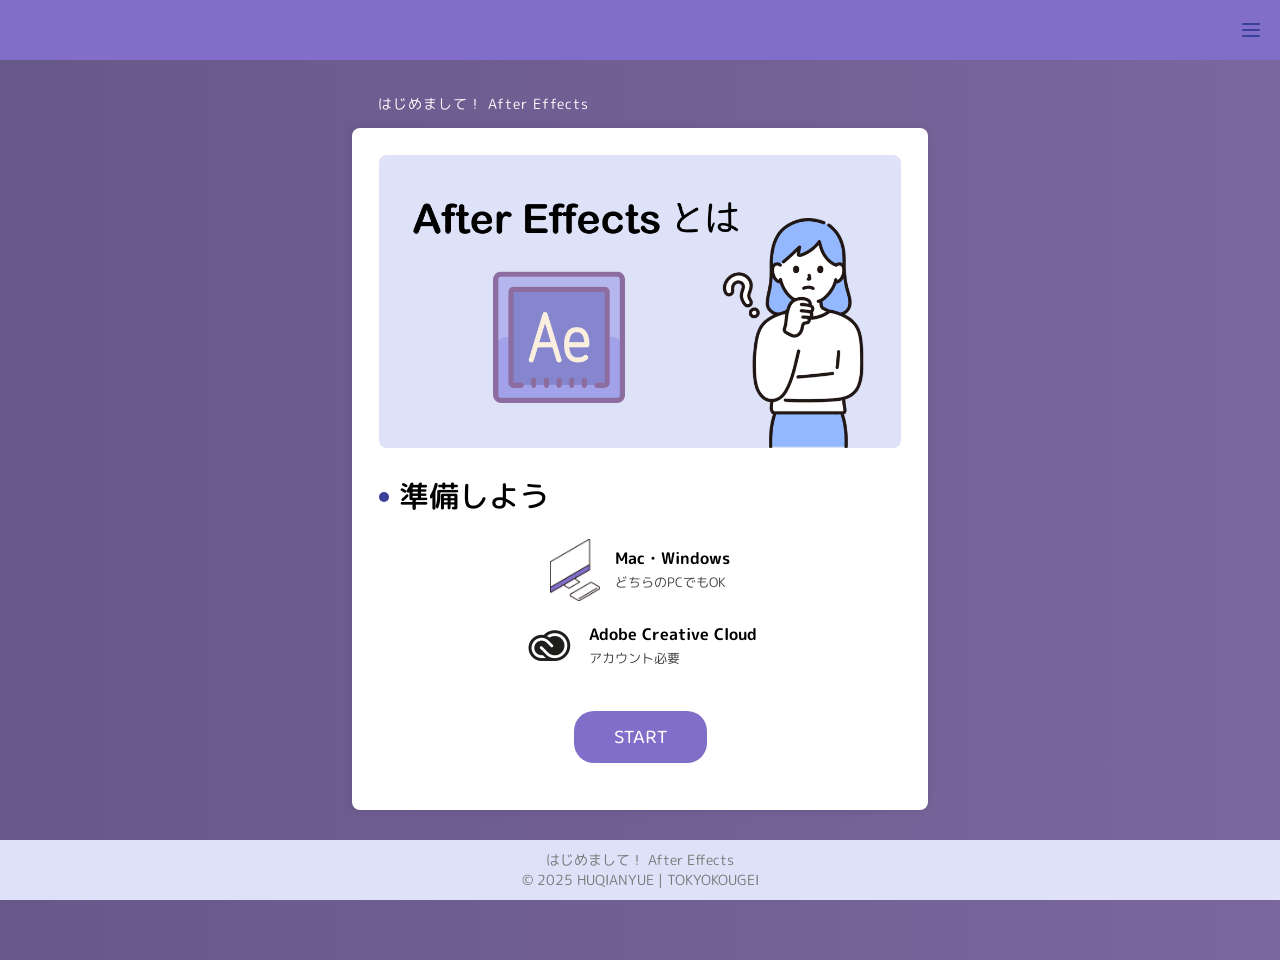
<file: index.html>
<!DOCTYPE html>
<html lang="ja">

<head>
    <meta charset="UTF-8">
    <meta name="viewport" content="width=device-width, initial-scale=1.0">
    <title>はじめまして！ After Effects</title>
    <link rel="stylesheet" href="./css/top.css" />
    <link href="https://fonts.googleapis.com/css2?family=Baloo+2&family=M+PLUS+Rounded+1c&display=swap" rel="stylesheet">
</head>

<body>

<header class="header">
  <div class="hamburger" onclick="toggleMenu()">
    <div class="rectangle-01"></div>
    <div class="rectangle-02"></div>
    <div class="rectangle-03"></div>
  </div> 
</header>

<nav class="side-menu" id="sideMenu">
  <a href="index.html">TOP</a>
  <a href="about.html">ABOUT</a>
  <a href="study.html">STUDY</a>
</nav>


<main class="main-area">

  <div class="title-text"><span class="title_span">はじめまして！ After Effects</span></div>

  <div class="white-box">
    <!-- 横幅图片 -->
    <a href="about.html" class="banner-link">
      <img src="image/banner01.png" alt="After Effectsとは" class="banner-img" />
    </a>

    <!-- 小标题 -->
    <div class="section-title">
      <span class="dot"></span>
      <span class="title">準備しよう</span>
    </div>

    <!-- 图文区块1 -->
    <div class="info-block">
      <img src="image/computer-icon.png" alt="PC icon" class="info-icon" />
      <div class="info-text">
        <p>Mac・Windows</p>
        <small>どちらのPCでもOK</small>
      </div>
    </div>

    <!-- 图文区块2 -->
    <div class="info-block">
      <img src="image/cc-icon.png" alt="Creative Cloud" class="info-icon" />
      <div class="info-text">
        <p>Adobe Creative Cloud</p>
        <small>アカウント必要</small>
      </div>
    </div>

    <!-- 按钮 -->
    <button onclick="location.href='study.html'" class="start-button">START</button>

  </div>

</main>

<footer class="site-footer">
  <p>はじめまして！ After Effects</p>
  <p>&copy; 2025 HUQIANYUE | TOKYOKOUGEI</p>
</footer>

</body>

<script>
  function toggleMenu() {
    const menu = document.getElementById("sideMenu");
    menu.classList.toggle("open");
  }
</script>

</html>
</file>
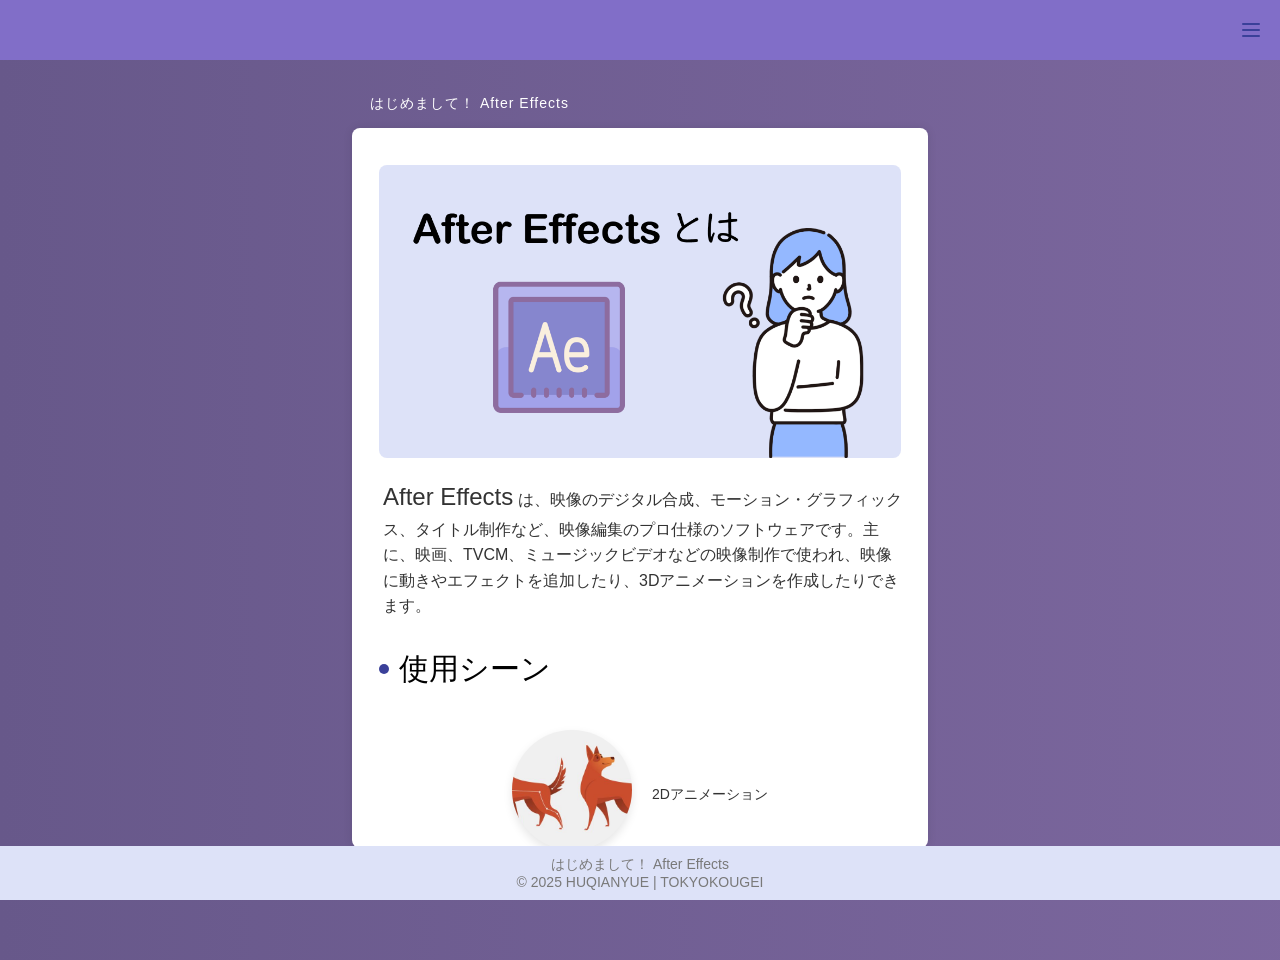
<file: 2025-guide/index.html>
<!DOCTYPE html>
<html lang="ja">

<head>
    <meta charset="UTF-8">
    <meta name="viewport" content="width=device-width, initial-scale=1.0">
    <title>はじめまして！ After Effects</title>
    <link rel="stylesheet" href="./css/about.css" />
</head>

<body>

<header class="header">
  <div class="hamburger" onclick="toggleMenu()">
    <div class="rectangle-01"></div>
    <div class="rectangle-02"></div>
    <div class="rectangle-03"></div>
  </div> 
</header>

<nav class="side-menu" id="sideMenu">
  <a href="top.html">TOP</a>
  <a href="about.html">ABOUT</a>
  <a href="study.html">STUDY</a>
</nav>


<main class="main-area">

  <div class="title-text"><span class="title_span">はじめまして！ After Effects</span></div>

  <div class="white-box">
    <!-- 横幅图片 -->
    <img src="image/banner01.png" alt="After Effectsとは" class="banner-img" />

    <p class="text">
        <span class="aftereffects_span">After Effects</span> は、映像のデジタル合成、モーション・グラフィックス、タイトル制作など、映像編集のプロ仕様のソフトウェアです。主に、映画、TVCM、ミュージックビデオなどの映像制作で使われ、映像に動きやエフェクトを追加したり、3Dアニメーションを作成したりできます。
    </p>

    <!-- 小标题 -->
    <div class="section-title">
      <span class="dot"></span>
      <span class="title">使用シーン</span>
    </div>

    <div class="category-list">

        <div class="category-item">
          <img src="image/2D.jpg" alt="2Dアニメーション">
          <p>2Dアニメーション</p>
        </div>
      
        <div class="category-item">
          <img src="image/vfx.jpg" alt="VFX・合成">
          <p>VFX・合成</p>
        </div>
      
        <div class="category-item">
          <img src="image/ui.jpg" alt="UIアニメーション">
          <p>UIアニメーション</p>
        </div>
      
        <div class="category-item">
          <img src="image/music.png" alt="音楽ビジュアライザー">
          <p>音楽<br>ビジュアライザー</p>
        </div>

    </div>

  </div>



</main>

<footer class="site-footer">
  <p>はじめまして！ After Effects</p>
  <p>&copy; 2025 HUQIANYUE | TOKYOKOUGEI</p>
</footer>


</body>

<script>
  function toggleMenu() {
    const menu = document.getElementById("sideMenu");
    menu.classList.toggle("open");
  }
</script>

</html>
</file>
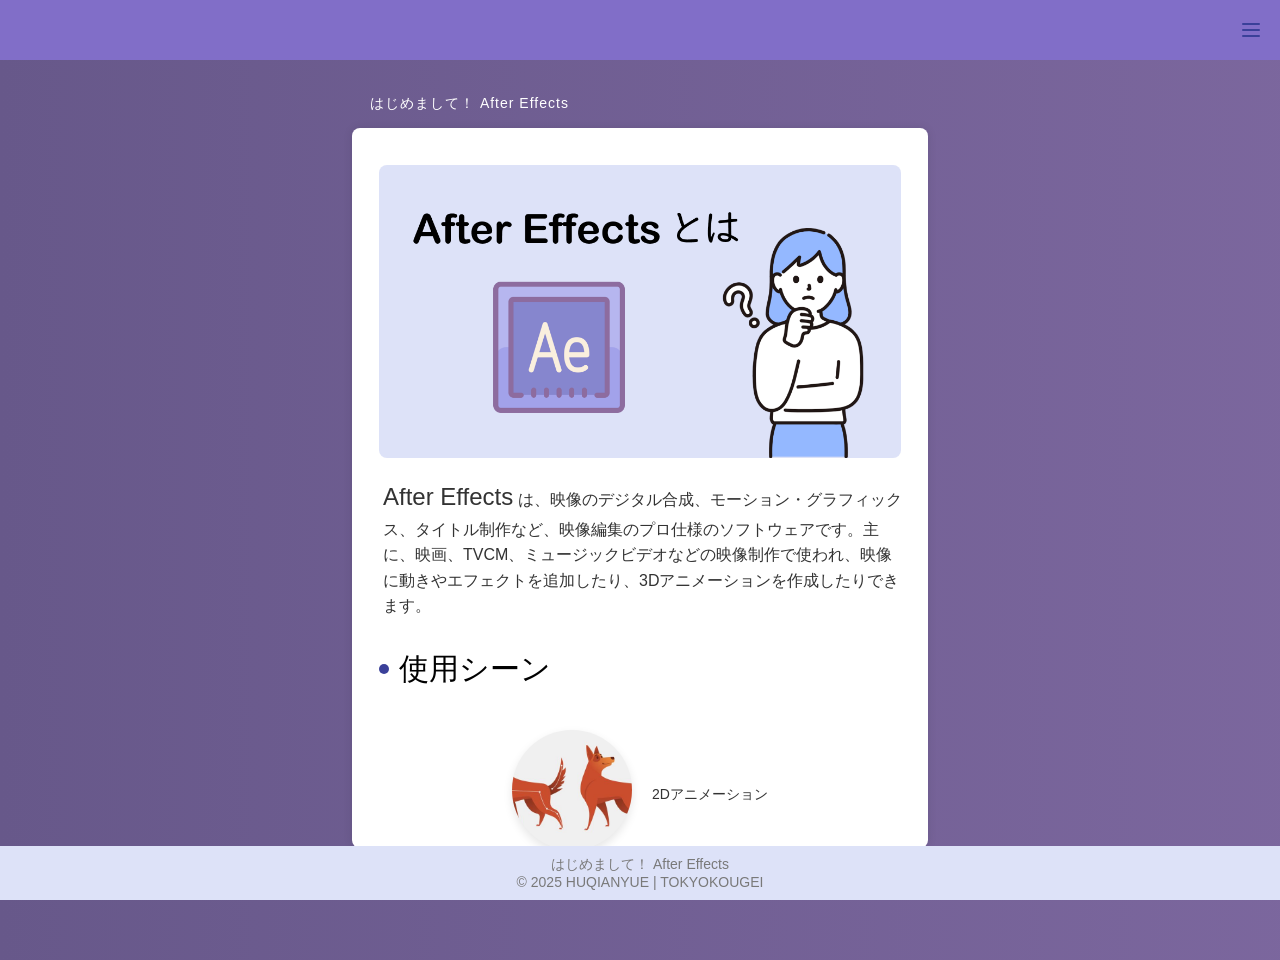
<file: about.html>
<!DOCTYPE html>
<html lang="ja">

<head>
    <meta charset="UTF-8">
    <meta name="viewport" content="width=device-width, initial-scale=1.0">
    <title>はじめまして！ After Effects</title>
    <link rel="stylesheet" href="./css/about.css" />
</head>

<body>

<header class="header">
  <div class="hamburger" onclick="toggleMenu()">
    <div class="rectangle-01"></div>
    <div class="rectangle-02"></div>
    <div class="rectangle-03"></div>
  </div> 
</header>

<nav class="side-menu" id="sideMenu">
  <a href="index.html">TOP</a>
  <a href="about.html">ABOUT</a>
  <a href="study.html">STUDY</a>
</nav>


<main class="main-area">

  <div class="title-text"><span class="title_span">はじめまして！ After Effects</span></div>

  <div class="white-box">
    <!-- 横幅图片 -->
    <img src="image/banner01.png" alt="After Effectsとは" class="banner-img" />

    <p class="text">
        <span class="aftereffects_span">After Effects</span> は、映像のデジタル合成、モーション・グラフィックス、タイトル制作など、映像編集のプロ仕様のソフトウェアです。主に、映画、TVCM、ミュージックビデオなどの映像制作で使われ、映像に動きやエフェクトを追加したり、3Dアニメーションを作成したりできます。
    </p>

    <!-- 小标题 -->
    <div class="section-title">
      <span class="dot"></span>
      <span class="title">使用シーン</span>
    </div>

    <div class="category-list">

        <div class="category-item">
          <img src="image/2D.jpg" alt="2Dアニメーション">
          <p>2Dアニメーション</p>
        </div>
      
        <div class="category-item">
          <img src="image/vfx.jpg" alt="VFX・合成">
          <p>VFX・合成</p>
        </div>
      
        <div class="category-item">
          <img src="image/ui.jpg" alt="UIアニメーション">
          <p>UIアニメーション</p>
        </div>
      
        <div class="category-item">
          <img src="image/music.png" alt="音楽ビジュアライザー">
          <p>音楽<br>ビジュアライザー</p>
        </div>

    </div>

  </div>



</main>

<footer class="site-footer">
  <p>はじめまして！ After Effects</p>
  <p>&copy; 2025 HUQIANYUE | TOKYOKOUGEI</p>
</footer>


</body>

<script>
  function toggleMenu() {
    const menu = document.getElementById("sideMenu");
    menu.classList.toggle("open");
  }
</script>

</html>
</file>
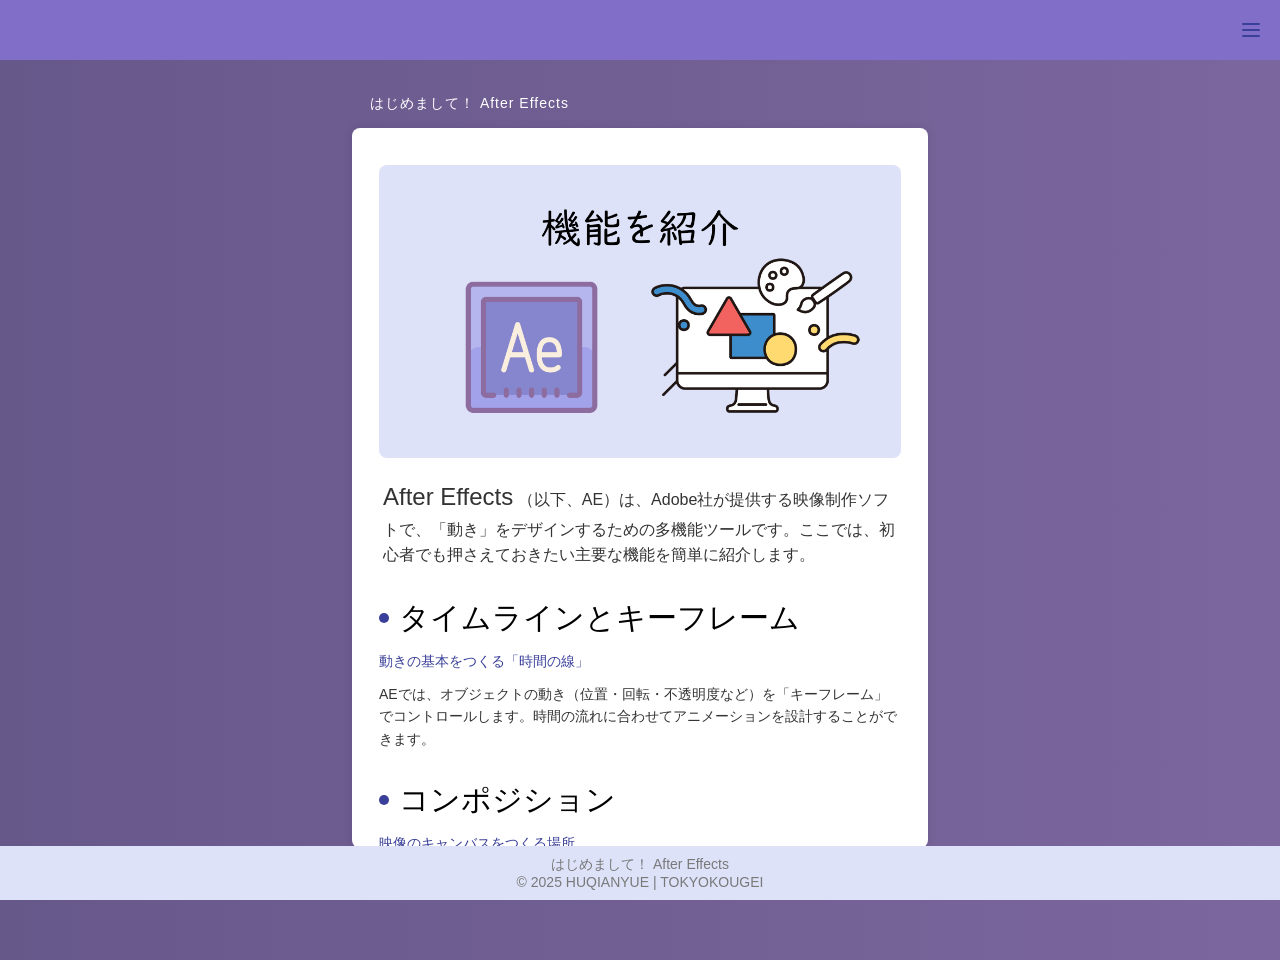
<file: int.html>
<!DOCTYPE html>
<html lang="ja">

<head>
    <meta charset="UTF-8">
    <meta name="viewport" content="width=device-width, initial-scale=1.0">
    <title>はじめまして！ After Effects</title>
    <link rel="stylesheet" href="./int.css" />
</head>

<body>

<header class="header">
  <div class="hamburger" onclick="toggleMenu()">
    <div class="rectangle-01"></div>
    <div class="rectangle-02"></div>
    <div class="rectangle-03"></div>
  </div> 
</header>

<nav class="side-menu" id="sideMenu">
  <a href="index.html">TOP</a>
  <a href="about.html">ABOUT</a>
  <a href="study.html">STUDY</a>
</nav>


<main class="main-area">

  <div class="title-text"><span class="title_span">はじめまして！ After Effects</span></div>

  <div class="white-box">
    <!-- 横幅图片 -->
    <img src="image/banner.png" alt="After Effectsとは" class="banner-img" />

    <p class="text">
        <span class="aftereffects_span">After Effects</span> （以下、AE）は、Adobe社が提供する映像制作ソフトで、「動き」をデザインするための多機能ツールです。ここでは、初心者でも押さえておきたい主要な機能を簡単に紹介します。
    </p>

    <!-- 小标题 -->
    <div class="section-title">
      <span class="dot"></span>
      <span class="title">タイムラインとキーフレーム</span>
    </div>
    <p class="subtitle">動きの基本をつくる「時間の線」</p>
    <p class="description">AEでは、オブジェクトの動き（位置・回転・不透明度など）を「キーフレーム」でコントロールします。時間の流れに合わせてアニメーションを設計することができます。</p>

    <div class="section-title">
        <span class="dot"></span>
        <span class="title">コンポジション</span>
    </div>
      <p class="subtitle">映像のキャンバスをつくる場所</p>
      <p class="description">コンポジションは、アニメーションや映像を作る「土台」のようなもの。サイズや時間、フレームレートなどを設定し、その中で素材を動かします。</p>

    <div class="section-title">
        <span class="dot"></span>
        <span class="title">レイヤー構造</span>
    </div>
      <p class="subtitle">素材を重ねて作る表現</p>
      <p class="description">Photoshopのように、AEでも素材は「レイヤー」として積み重ねて使います。画像・動画・文字・図形など、さまざまな要素を組み合わせて表現が可能です。</p>


  </div>



</main>

<footer class="site-footer">
  <p>はじめまして！ After Effects</p>
  <p>&copy; 2025 HUQIANYUE | TOKYOKOUGEI</p>
</footer>


</body>

<script>
  function toggleMenu() {
    const menu = document.getElementById("sideMenu");
    menu.classList.toggle("open");
  }
</script>

</html>
</file>
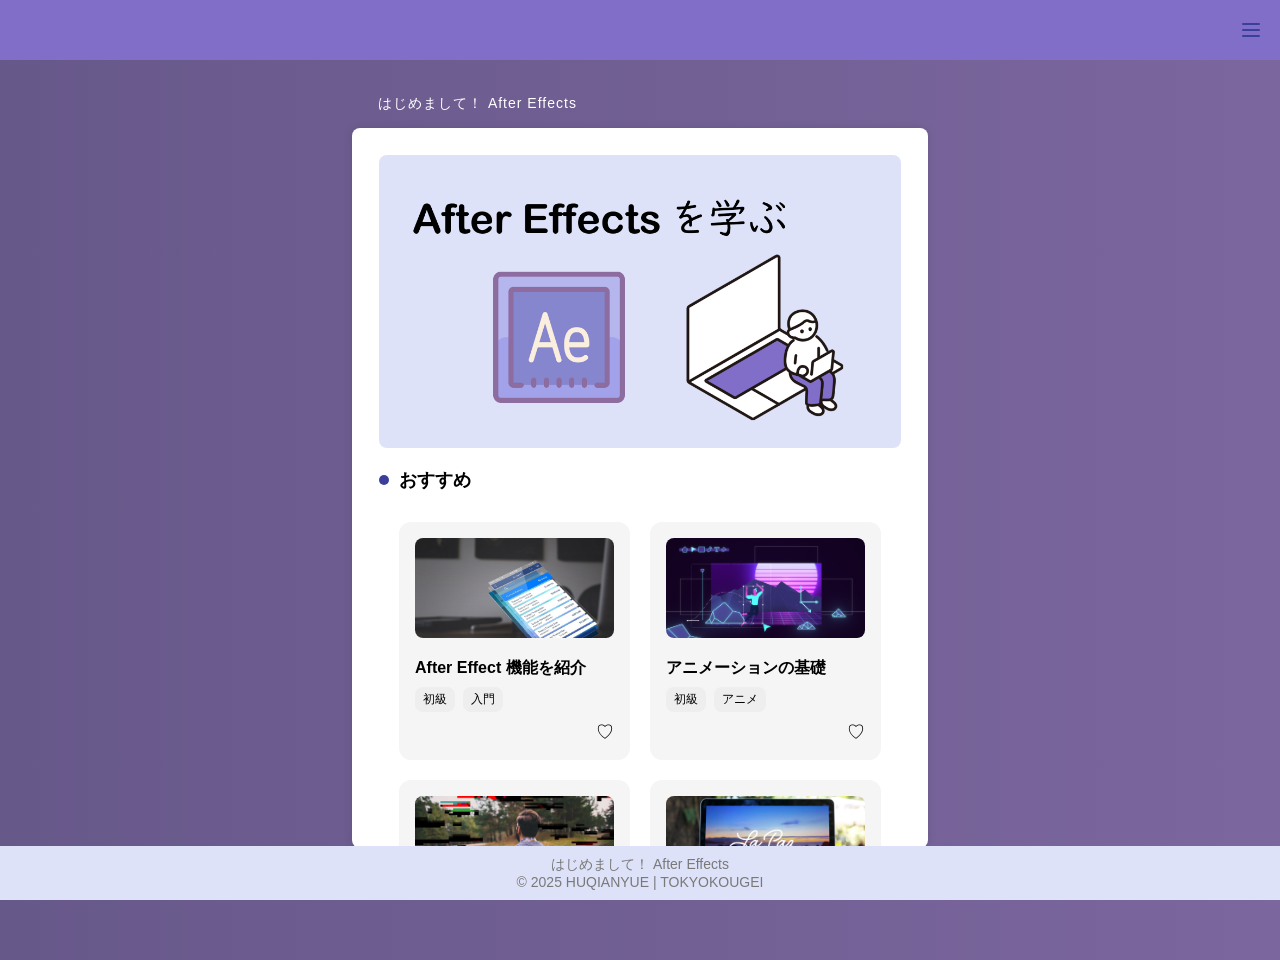
<file: study.html>
<!DOCTYPE html>
<html lang="ja">

<head>
    <meta charset="UTF-8">
    <meta name="viewport" content="width=device-width, initial-scale=1.0">
    <title>はじめまして！ After Effects</title>
    <link rel="stylesheet" href="./css/study.css" />
</head>

<body>

<header class="header">
  <div class="hamburger" onclick="toggleMenu()">
    <div class="rectangle-01"></div>
    <div class="rectangle-02"></div>
    <div class="rectangle-03"></div>
  </div> 
</header>

<nav class="side-menu" id="sideMenu">
  <a href="index.html">TOP</a>
  <a href="about.html">ABOUT</a>
  <a href="study.html">STUDY</a>
</nav>


<main class="main-area">

  <div class="title-text"><span class="title_span">はじめまして！ After Effects</span></div>

  <div class="white-box">
    <!-- 横幅图片 -->
    <img src="image/banner02.png" alt="After Effectsを学ぶ" class="banner-img" />

    <!-- 小标题 -->
    <div class="section-title">
      <span class="dot"></span>
      <span class="title">おすすめ</span>
    </div>

    <div class="recommend-section">
      <div class="card-wrapper">
        <div class="card">
          <a href="int.html" class="card-image">
            <img src="image/ui.jpg" alt="smaple01">
          </a>
          <div class="card-content">
            <h3>After Effect 機能を紹介</h3>
            <div class="tags">
              <span class="tag">初級</span>
              <span class="tag">入門</span>
            </div>
            <div class="icons">♡</div>
          </div>
        </div>
    
        <div class="card">
          <div class="card-image">
            <img src="image/anime.jpg" alt="smaple02">
          </div>
          <div class="card-content">
            <h3>アニメーションの基礎</h3>
            <div class="tags">
              <span class="tag">初級</span>
              <span class="tag">アニメ</span>
            </div>
            <div class="icons">♡</div>
          </div>
        </div>
    
        <div class="card">
          <div class="card-image">
            <img src="image/vfx.jpg" alt="smaple03">
          </div>
          <div class="card-content">
            <h3>After Effect 入門</h3>
            <div class="tags">
              <span class="tag">初級</span>
              <span class="tag">入門</span>
            </div>
            <div class="icons">♡</div>
          </div>
        </div>
    
        <div class="card">
          <div class="card-image">
            <img src="image/moji.jpg" alt="smaple04">
          </div>
          <div class="card-content">
            <h3>手書きのタイトルの作成</h3>
            <div class="tags">
              <span class="tag">初級</span>
              <span class="tag">アニメ</span>
            </div>
            <div class="icons">♡</div>
          </div>
        </div>
    
      </div>
    </div>    
    

  </div>

</main>
 
<footer class="site-footer">
  <p>はじめまして！ After Effects</p>
  <p>&copy; 2025 HUQIANYUE | TOKYOKOUGEI</p>
</footer>

</body>

<script>
  function toggleMenu() {
    const menu = document.getElementById("sideMenu");
    menu.classList.toggle("open");
  }
</script>

</html>
</file>
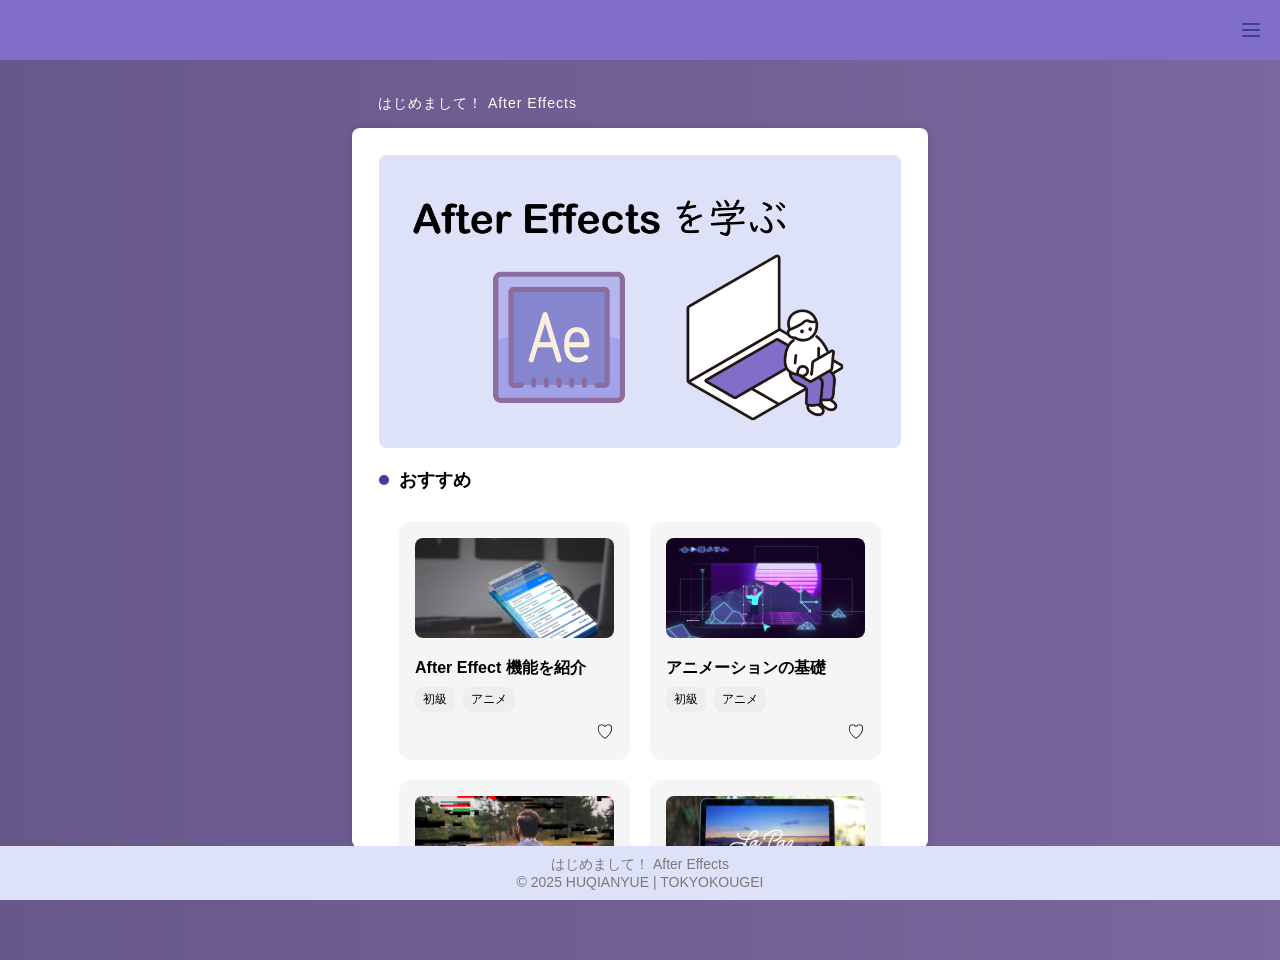
<file: 2025-guide/study.html>
<!DOCTYPE html>
<html lang="ja">

<head>
    <meta charset="UTF-8">
    <meta name="viewport" content="width=device-width, initial-scale=1.0">
    <title>はじめまして！ After Effects</title>
    <link rel="stylesheet" href="./css/study.css" />
</head>

<body>

<header class="header">
  <div class="hamburger" onclick="toggleMenu()">
    <div class="rectangle-01"></div>
    <div class="rectangle-02"></div>
    <div class="rectangle-03"></div>
  </div> 
</header>

<nav class="side-menu" id="sideMenu">
  <a href="top.html">TOP</a>
  <a href="about.html">ABOUT</a>
  <a href="study.html">STUDY</a>
</nav>


<main class="main-area">

  <div class="title-text"><span class="title_span">はじめまして！ After Effects</span></div>

  <div class="white-box">
    <!-- 横幅图片 -->
    <img src="image/banner02.png" alt="After Effectsを学ぶ" class="banner-img" />

    <!-- 小标题 -->
    <div class="section-title">
      <span class="dot"></span>
      <span class="title">おすすめ</span>
    </div>

    <div class="recommend-section">
      <div class="card-wrapper">
        <div class="card">
          <div class="card-image">
            <img src="image/ui.jpg" alt="smaple01">
          </div>
          <div class="card-content">
            <h3>After Effect 機能を紹介</h3>
            <div class="tags">
              <span class="tag">初級</span>
              <span class="tag">アニメ</span>
            </div>
            <div class="icons">♡</div>
          </div>
        </div>
    
        <div class="card">
          <div class="card-image">
            <img src="image/anime.jpg" alt="smaple02">
          </div>
          <div class="card-content">
            <h3>アニメーションの基礎</h3>
            <div class="tags">
              <span class="tag">初級</span>
              <span class="tag">アニメ</span>
            </div>
            <div class="icons">♡</div>
          </div>
        </div>
    
        <div class="card">
          <div class="card-image">
            <img src="image/vfx.jpg" alt="smaple03">
          </div>
          <div class="card-content">
            <h3>After Effect 入門</h3>
            <div class="tags">
              <span class="tag">初級</span>
              <span class="tag">アニメ</span>
            </div>
            <div class="icons">♡</div>
          </div>
        </div>
    
        <div class="card">
          <div class="card-image">
            <img src="image/moji.jpg" alt="smaple04">
          </div>
          <div class="card-content">
            <h3>手書きのタイトルの作成</h3>
            <div class="tags">
              <span class="tag">初級</span>
              <span class="tag">アニメ</span>
            </div>
            <div class="icons">♡</div>
          </div>
        </div>
    
      </div>
    </div>    
    

  </div>

</main>
 
<footer class="site-footer">
  <p>はじめまして！ After Effects</p>
  <p>&copy; 2025 HUQIANYUE | TOKYOKOUGEI</p>
</footer>

</body>

<script>
  function toggleMenu() {
    const menu = document.getElementById("sideMenu");
    menu.classList.toggle("open");
  }
</script>

</html>
</file>
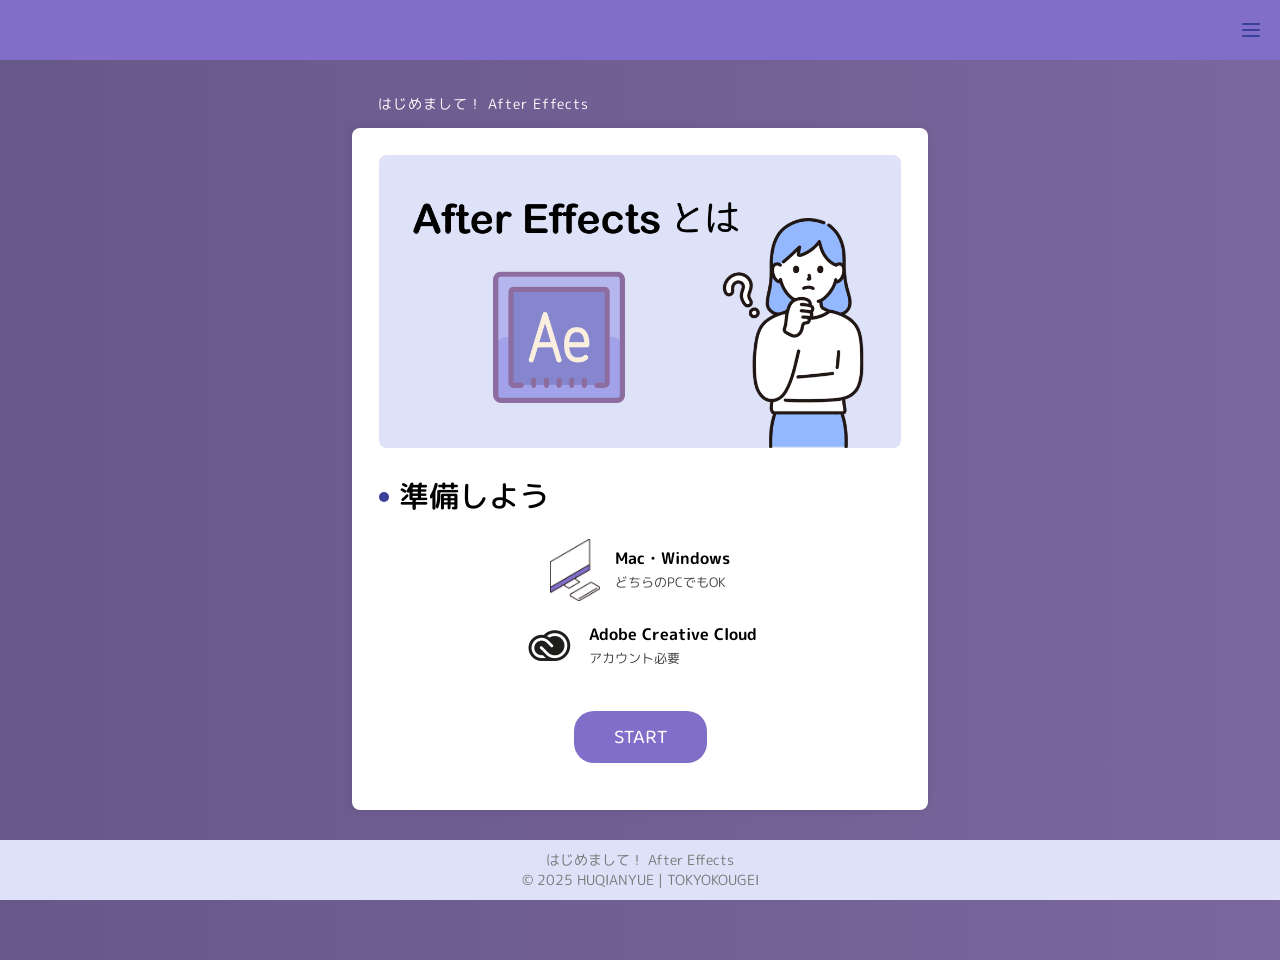
<file: 2025-guide/top.html>
<!DOCTYPE html>
<html lang="ja">

<head>
    <meta charset="UTF-8">
    <meta name="viewport" content="width=device-width, initial-scale=1.0">
    <title>はじめまして！ After Effects</title>
    <link rel="stylesheet" href="./css/top.css" />
    <link href="https://fonts.googleapis.com/css2?family=Baloo+2&family=M+PLUS+Rounded+1c&display=swap" rel="stylesheet">
</head>

<body>

<header class="header">
  <div class="hamburger" onclick="toggleMenu()">
    <div class="rectangle-01"></div>
    <div class="rectangle-02"></div>
    <div class="rectangle-03"></div>
  </div> 
</header>

<nav class="side-menu" id="sideMenu">
  <a href="top.html">TOP</a>
  <a href="about.html">ABOUT</a>
  <a href="study.html">STUDY</a>
</nav>


<main class="main-area">

  <div class="title-text"><span class="title_span">はじめまして！ After Effects</span></div>

  <div class="white-box">
    <!-- 横幅图片 -->
    <a href="about.html" class="banner-link">
      <img src="image/banner01.png" alt="After Effectsとは" class="banner-img" />
    </a>

    <!-- 小标题 -->
    <div class="section-title">
      <span class="dot"></span>
      <span class="title">準備しよう</span>
    </div>

    <!-- 图文区块1 -->
    <div class="info-block">
      <img src="image/computer-icon.png" alt="PC icon" class="info-icon" />
      <div class="info-text">
        <p>Mac・Windows</p>
        <small>どちらのPCでもOK</small>
      </div>
    </div>

    <!-- 图文区块2 -->
    <div class="info-block">
      <img src="image/cc-icon.png" alt="Creative Cloud" class="info-icon" />
      <div class="info-text">
        <p>Adobe Creative Cloud</p>
        <small>アカウント必要</small>
      </div>
    </div>

    <!-- 按钮 -->
    <button onclick="location.href='study.html'" class="start-button">START</button>

  </div>

</main>

<footer class="site-footer">
  <p>はじめまして！ After Effects</p>
  <p>&copy; 2025 HUQIANYUE | TOKYOKOUGEI</p>
</footer>

</body>

<script>
  function toggleMenu() {
    const menu = document.getElementById("sideMenu");
    menu.classList.toggle("open");
  }
</script>

</html>
</file>
<file: css/top.css>
@charset "UTF-8";

* {
  margin: 0; /*外边距*/
  padding: 0; /*内边距*/
  border: 0; /*边框*/
  outline: 0; 
  background-color: transparent;
  text-decoration: none;
  list-style: none;
}

body {
  height: 100vh;
  min-height: 100vh;
  min-width: 320px;
  display: flex;
  padding-top: 60px;
  flex-direction: column;
  justify-content: center;
  align-items: center;
  color: white;
  font-family: 
  'M PLUS Rounded 1c',
  'Baloo 2',
  sans-serif;
  overflow: hidden;
  background:linear-gradient(270deg, #e7deff, #b892d8,#67588a);
  background-size: 800% 800%;
  animation: gradientAnimation 10s ease infinite;
}

@keyframes gradientAnimation {
  0%{
      background-position: 0% 50%;
  }
  50%{
      background-position: 100% 50%;
  }
  100%{
      background-position: 0% 50%;
  }
}


/*顶部*/
.header {
  position: fixed; /*固定定位*/
  top: 0;
  left: 0;
  width: 100%;
  height: 60px;
  background: #816EC8;
  z-index: 1000; /*层级*/
  display: flex; /*布局*/
  justify-content: flex-end; /*内部元素靠右对齐*/
  align-items: center; /*内部元素垂直居中*/
  padding: 20px; /*内边距*/
  box-sizing: border-box;
}

.hamburger {
  width: 18px;
  height: 15px;
  position: absolute;
  cursor: pointer;
}

.rectangle-01 {
  width: 18px;
  height: 2.14px;
  left: 0px;
  top: 0px;
  position: absolute;
  background: #3A4099;
  border-radius: 12px;
}

.rectangle-02 {
  width: 18px;
  height: 2.14px;
  left: 0px;
  top: 6.43px;
  position: absolute;
  background: #3A4099;
  border-radius: 12px;
}

.rectangle-03 {
  width: 18px;
  height: 2.14px;
  left: 0px;
  top: 12.86px;
  position: absolute;
  background: #3A4099;
  border-radius: 12px;
}

/*菜单*/
.side-menu {
  position: fixed;
  top: 0;
  right: -250px;
  width: 250px;
  height: 100%;
  background-color: white;
  padding: 60px 20px 20px 20px;
  box-sizing: border-box;
  transition: right 0.3s ease;
  z-index: 999;
  display: flex;
  flex-direction: column;
}

.side-menu a {
  color: black;
  text-decoration: none;
  margin: 10px 0;
  font-size: 24px;
  transition: background-color 0.3s;
  padding: 10px;
  border-radius: 6px;
}

.side-menu a:hover {
  background-color: #DDE2F8
}

.side-menu.open {
  right: 0;
}


/*底部*/
.site-footer {
  background-color: #DDE2F8;
  position: fixed;
  bottom: 0;
  color: #797979;
  text-align: center;
  padding: 10px 0;
  font-size: 14px;
  width: 100%;
  box-sizing: border-box;
}


/*主要内容*/
.main-area {
  padding-top: 0px;
  display: flex;
  flex-direction: column;
  justify-content: flex-start;
  box-sizing: border-box;
  min-height: calc(100vh - 60px);
}

.title_span {
  color: white;
  font-size: 14px;
  font-weight: 400;
  line-height: 27.60px;
  word-wrap: break-word;
}

.title-text {
  width: 90%;
  max-width: 50vw;
  min-width: 300px;
  margin-bottom: 10px;
  padding-left: 58px;
  text-align: left;
  letter-spacing: 1px;
}


.white-box {
  background-color: white;
  color: black;
  padding: 27px;
  width: 90%;
  max-width: 50vw;
  min-width: 300px;
  max-height: 80vh;
  overflow-y: auto;
  overflow-x: hidden;
  border-radius: 8px;
  box-shadow: 0 0 10px rgba(0, 0, 0, 0.1);
  box-sizing: border-box;
  margin: 0 auto;
  display: flex;
  flex-direction: column;
  justify-content: flex-start;
  align-items: center; /*内部元素垂直居中*/
}

.white-box::-webkit-scrollbar {
  display: none;
}


/* 横幅图片 */
.banner-link {
  display: inline-block;
}

.banner-img {
  width: 100%;
  max-width: 100%;
  margin-bottom: 20px;
  border-radius: 8px;
  transition: opacity 0.3s ease;
}

.banner-img:hover {
  opacity: 0.7;
  cursor: pointer;
}

/* 标题和圆点 */
.section-title {
  align-self: flex-start;
  display: flex;
  align-items: center;
  margin-bottom: 20px;
}

.section-title .dot {
  width: 10px;
  height: 10px;
  background-color: #3A4099;
  border-radius: 50%;
  margin-right: 10px;
}

.section-title .title {
  font-size: 30px;
  font-weight: 500;
}

/* 图文块 */
.info-block {
  display: flex;
  align-items: center;
  margin-bottom: 20px;
}

.info-icon {
  width: 50px;
  height: auto;
  margin-right: 15px;
}

.info-text p {
  margin: 0;
  font-weight: bold;
}

.info-text small {
  font-size: 13px;
  color: #444;
}

/* START按钮 */
.start-button {
  margin-top: 20px;
  margin-bottom: 20px;
  background-color: #816EC8;
  color: white;
  padding: 10px 40px;
  justify-content: center;
  align-items: center;
  border: none;
  border-radius: 20px;
  font-family: 'Baloo 2';
  font-size: 20px;
  transition: background-color 0.3s ease;
  cursor: pointer;
}

.start-button:hover {
  background: #3A4099;
}
</file>
<file: 2025-guide/css/about.css>
@charset "UTF-8";

* {
  margin: 0; /*外边距*/
  padding: 0; /*内边距*/
  border: 0; /*边框*/
  outline: 0; 
  background-color: transparent;
  text-decoration: none;
  list-style: none;
}

body {
  height: 100vh;
  min-height: 100vh;
  min-width: 320px;
  display: flex;
  padding-top: 60px;
  flex-direction: column;
  justify-content: center;
  align-items: center;
  color: white;
  font-family: 
  'M PLUS Rounded 1c',
  'Baloo 2',
  sans-serif;
  overflow: hidden;
  background:linear-gradient(270deg, #e7deff, #b892d8,#67588a);
  background-size: 800% 800%;
  animation: gradientAnimation 10s ease infinite;
}

@keyframes gradientAnimation {
  0%{
      background-position: 0% 50%;
  }
  50%{
      background-position: 100% 50%;
  }
  100%{
      background-position: 0% 50%;
  }
}


/*顶部*/
.header {
  position: fixed; /*固定定位*/
  top: 0;
  left: 0;
  width: 100%;
  height: 60px;
  background: #816EC8;
  z-index: 1000; /*层级*/
  display: flex; /*布局*/
  justify-content: flex-end; /*内部元素靠右对齐*/
  align-items: center; /*内部元素垂直居中*/
  padding: 20px; /*内边距*/
  box-sizing: border-box;
}

.hamburger {
  width: 18px;
  height: 15px;
  position: absolute;
  cursor: pointer;
}

.rectangle-01 {
  width: 18px;
  height: 2.14px;
  left: 0px;
  top: 0px;
  position: absolute;
  background: #3A4099;
  border-radius: 12px;
}

.rectangle-02 {
  width: 18px;
  height: 2.14px;
  left: 0px;
  top: 6.43px;
  position: absolute;
  background: #3A4099;
  border-radius: 12px;
}

.rectangle-03 {
  width: 18px;
  height: 2.14px;
  left: 0px;
  top: 12.86px;
  position: absolute;
  background: #3A4099;
  border-radius: 12px;
}


/*菜单*/
.side-menu {
  position: fixed;
  top: 0;
  right: -250px;
  width: 250px;
  height: 100%;
  background-color: white;
  padding: 60px 20px 20px 20px;
  box-sizing: border-box;
  transition: right 0.3s ease;
  z-index: 999;
  display: flex;
  flex-direction: column;
}

.side-menu a {
  color: black;
  text-decoration: none;
  margin: 10px 0;
  font-size: 24px;
  transition: background-color 0.3s;
  padding: 10px;
  border-radius: 6px;
}

.side-menu a:hover {
  background-color: #DDE2F8
}

.side-menu.open {
  right: 0;
}


/*底部*/
.site-footer {
  background-color: #DDE2F8;
  position: fixed;
  bottom: 0;
  color: #797979;
  text-align: center;
  padding: 10px 0;
  font-size: 14px;
  width: 100%;
  box-sizing: border-box;
}


/*主要内容*/
.main-area {
  padding-top: 0px;
  display: flex;
  flex-direction: column;
  justify-content: flex-start;
  box-sizing: border-box;
  min-height: calc(100vh - 60px);
}

.title_span {
  color: white;
  font-size: 14px;
  font-weight: 400;
  line-height: 27.60px;
  word-wrap: break-word;
}

.title-text {
  width: 90%;
  max-width: 50vw;
  min-width: 300px;
  margin-bottom: 10px;
  padding-left: 50px;
  text-align: left;
  letter-spacing: 1px;
}


.white-box {
  background-color: white;
  color: black;
  padding: 27px;
  width: 90%;
  max-width: 50vw;
  min-width: 300px;
  max-height: 80vh;
  overflow-y: auto;
  overflow-x: hidden;
  border-radius: 8px;
  box-shadow: 0 0 10px rgba(0, 0, 0, 0.1);
  box-sizing: border-box;
  margin: 0 auto;
  display: flex;
  flex-direction: column;
  justify-content: flex-start;
  align-items: center; /*内部元素垂直居中*/
}

.white-box::-webkit-scrollbar {
  display: none;
}


/* 横幅图片 */
.banner-img {
  margin-top: 10px;
  width: 100%;
  max-width: 100%;
  margin-bottom: 20px;
  border-radius: 8px;
}

.text {
  font-size: 16px;
  line-height: 1.6;
  color: #333;
  word-wrap: break-word;
  word-break: break-word;
  width: 100%;
  margin-bottom: 30px;
  margin-left: 8px;
}

.aftereffects_span {
  font-size: 24px;
}

/* 标题和圆点 */
.section-title {
  align-self: flex-start;
  display: flex;
  align-items: center;
  margin-bottom: 20px;
}
  
.section-title .dot {
  width: 10px;
  height: 10px;
  background-color: #3A4099;
  border-radius: 50%;
  margin-right: 10px;
}
  
.section-title .title {
  font-size: 30px;
  font-weight: 500;
}

.category-list {
  display: flex;
  flex-direction: column;
  align-items: center;     /* 居中排列 */
  gap: 30px;               /* 每组之间的间距 */
  margin-top: 20px;
}

.category-item {
  display: flex;
  align-items: center;
  gap: 20px;
}

.category-item img {
  width: 120px;
  height: 120px;
  border-radius: 50%;       /* 圆形 */
  background-color: #ddd;   /* 默认背景色（防止加载失败变形） */
  object-fit: cover;
  box-shadow: 0 4px 10px rgba(0, 0, 0, 0.1);
}

.category-item p {
  margin-top: 10px;
  font-size: 14px;
  text-align: center;
  line-height: 1.4;
  color: #333;
}
</file>
<file: css/about.css>
@charset "UTF-8";

* {
  margin: 0; /*外边距*/
  padding: 0; /*内边距*/
  border: 0; /*边框*/
  outline: 0; 
  background-color: transparent;
  text-decoration: none;
  list-style: none;
}

body {
  height: 100vh;
  min-height: 100vh;
  min-width: 320px;
  display: flex;
  padding-top: 60px;
  flex-direction: column;
  justify-content: center;
  align-items: center;
  color: white;
  font-family: 
  'M PLUS Rounded 1c',
  'Baloo 2',
  sans-serif;
  overflow: hidden;
  background:linear-gradient(270deg, #e7deff, #b892d8,#67588a);
  background-size: 800% 800%;
  animation: gradientAnimation 10s ease infinite;
}

@keyframes gradientAnimation {
  0%{
      background-position: 0% 50%;
  }
  50%{
      background-position: 100% 50%;
  }
  100%{
      background-position: 0% 50%;
  }
}


/*顶部*/
.header {
  position: fixed; /*固定定位*/
  top: 0;
  left: 0;
  width: 100%;
  height: 60px;
  background: #816EC8;
  z-index: 1000; /*层级*/
  display: flex; /*布局*/
  justify-content: flex-end; /*内部元素靠右对齐*/
  align-items: center; /*内部元素垂直居中*/
  padding: 20px; /*内边距*/
  box-sizing: border-box;
}

.hamburger {
  width: 18px;
  height: 15px;
  position: absolute;
  cursor: pointer;
}

.rectangle-01 {
  width: 18px;
  height: 2.14px;
  left: 0px;
  top: 0px;
  position: absolute;
  background: #3A4099;
  border-radius: 12px;
}

.rectangle-02 {
  width: 18px;
  height: 2.14px;
  left: 0px;
  top: 6.43px;
  position: absolute;
  background: #3A4099;
  border-radius: 12px;
}

.rectangle-03 {
  width: 18px;
  height: 2.14px;
  left: 0px;
  top: 12.86px;
  position: absolute;
  background: #3A4099;
  border-radius: 12px;
}


/*菜单*/
.side-menu {
  position: fixed;
  top: 0;
  right: -250px;
  width: 250px;
  height: 100%;
  background-color: white;
  padding: 60px 20px 20px 20px;
  box-sizing: border-box;
  transition: right 0.3s ease;
  z-index: 999;
  display: flex;
  flex-direction: column;
}

.side-menu a {
  color: black;
  text-decoration: none;
  margin: 10px 0;
  font-size: 24px;
  transition: background-color 0.3s;
  padding: 10px;
  border-radius: 6px;
}

.side-menu a:hover {
  background-color: #DDE2F8
}

.side-menu.open {
  right: 0;
}


/*底部*/
.site-footer {
  background-color: #DDE2F8;
  position: fixed;
  bottom: 0;
  color: #797979;
  text-align: center;
  padding: 10px 0;
  font-size: 14px;
  width: 100%;
  box-sizing: border-box;
}


/*主要内容*/
.main-area {
  padding-top: 0px;
  display: flex;
  flex-direction: column;
  justify-content: flex-start;
  box-sizing: border-box;
  min-height: calc(100vh - 60px);
}

.title_span {
  color: white;
  font-size: 14px;
  font-weight: 400;
  line-height: 27.60px;
  word-wrap: break-word;
}

.title-text {
  width: 90%;
  max-width: 50vw;
  min-width: 300px;
  margin-bottom: 10px;
  padding-left: 50px;
  text-align: left;
  letter-spacing: 1px;
}


.white-box {
  background-color: white;
  color: black;
  padding: 27px;
  width: 90%;
  max-width: 50vw;
  min-width: 300px;
  max-height: 80vh;
  overflow-y: auto;
  overflow-x: hidden;
  border-radius: 8px;
  box-shadow: 0 0 10px rgba(0, 0, 0, 0.1);
  box-sizing: border-box;
  margin: 0 auto;
  display: flex;
  flex-direction: column;
  justify-content: flex-start;
  align-items: center; /*内部元素垂直居中*/
}

.white-box::-webkit-scrollbar {
  display: none;
}


/* 横幅图片 */
.banner-img {
  margin-top: 10px;
  width: 100%;
  max-width: 100%;
  margin-bottom: 20px;
  border-radius: 8px;
}

.text {
  font-size: 16px;
  line-height: 1.6;
  color: #333;
  word-wrap: break-word;
  word-break: break-word;
  width: 100%;
  margin-bottom: 30px;
  margin-left: 8px;
}

.aftereffects_span {
  font-size: 24px;
}

/* 标题和圆点 */
.section-title {
  align-self: flex-start;
  display: flex;
  align-items: center;
  margin-bottom: 20px;
}
  
.section-title .dot {
  width: 10px;
  height: 10px;
  background-color: #3A4099;
  border-radius: 50%;
  margin-right: 10px;
}
  
.section-title .title {
  font-size: 30px;
  font-weight: 500;
}

.category-list {
  display: flex;
  flex-direction: column;
  align-items: center;     /* 居中排列 */
  gap: 30px;               /* 每组之间的间距 */
  margin-top: 20px;
}

.category-item {
  display: flex;
  align-items: center;
  gap: 20px;
}

.category-item img {
  width: 120px;
  height: 120px;
  border-radius: 50%;       /* 圆形 */
  background-color: #ddd;   /* 默认背景色（防止加载失败变形） */
  object-fit: cover;
  box-shadow: 0 4px 10px rgba(0, 0, 0, 0.1);
}

.category-item p {
  margin-top: 10px;
  font-size: 14px;
  text-align: center;
  line-height: 1.4;
  color: #333;
}
</file>
<file: int.css>
@charset "UTF-8";

* {
  margin: 0; /*外边距*/
  padding: 0; /*内边距*/
  border: 0; /*边框*/
  outline: 0; 
  background-color: transparent;
  text-decoration: none;
  list-style: none;
}

body {
  height: 100vh;
  min-height: 100vh;
  min-width: 320px;
  display: flex;
  padding-top: 60px;
  flex-direction: column;
  justify-content: center;
  align-items: center;
  color: white;
  font-family: 
  'M PLUS Rounded 1c',
  'Baloo 2',
  sans-serif;
  overflow: hidden;
  background:linear-gradient(270deg, #e7deff, #b892d8,#67588a);
  background-size: 800% 800%;
  animation: gradientAnimation 10s ease infinite;
}

@keyframes gradientAnimation {
  0%{
      background-position: 0% 50%;
  }
  50%{
      background-position: 100% 50%;
  }
  100%{
      background-position: 0% 50%;
  }
}


/*顶部*/
.header {
  position: fixed; /*固定定位*/
  top: 0;
  left: 0;
  width: 100%;
  height: 60px;
  background: #816EC8;
  z-index: 1000; /*层级*/
  display: flex; /*布局*/
  justify-content: flex-end; /*内部元素靠右对齐*/
  align-items: center; /*内部元素垂直居中*/
  padding: 20px; /*内边距*/
  box-sizing: border-box;
}

.hamburger {
  width: 18px;
  height: 15px;
  position: absolute;
  cursor: pointer;
}

.rectangle-01 {
  width: 18px;
  height: 2.14px;
  left: 0px;
  top: 0px;
  position: absolute;
  background: #3A4099;
  border-radius: 12px;
}

.rectangle-02 {
  width: 18px;
  height: 2.14px;
  left: 0px;
  top: 6.43px;
  position: absolute;
  background: #3A4099;
  border-radius: 12px;
}

.rectangle-03 {
  width: 18px;
  height: 2.14px;
  left: 0px;
  top: 12.86px;
  position: absolute;
  background: #3A4099;
  border-radius: 12px;
}


/*菜单*/
.side-menu {
  position: fixed;
  top: 0;
  right: -250px;
  width: 250px;
  height: 100%;
  background-color: white;
  padding: 60px 20px 20px 20px;
  box-sizing: border-box;
  transition: right 0.3s ease;
  z-index: 999;
  display: flex;
  flex-direction: column;
}

.side-menu a {
  color: black;
  text-decoration: none;
  margin: 10px 0;
  font-size: 24px;
  transition: background-color 0.3s;
  padding: 10px;
  border-radius: 6px;
}

.side-menu a:hover {
  background-color: #DDE2F8
}

.side-menu.open {
  right: 0;
}


/*底部*/
.site-footer {
  background-color: #DDE2F8;
  position: fixed;
  bottom: 0;
  color: #797979;
  text-align: center;
  padding: 10px 0;
  font-size: 14px;
  width: 100%;
  box-sizing: border-box;
}


/*主要内容*/
.main-area {
  padding-top: 0px;
  display: flex;
  flex-direction: column;
  justify-content: flex-start;
  box-sizing: border-box;
  min-height: calc(100vh - 60px);
}

.title_span {
  color: white;
  font-size: 14px;
  font-weight: 400;
  line-height: 27.60px;
  word-wrap: break-word;
}

.title-text {
  width: 90%;
  max-width: 50vw;
  min-width: 300px;
  margin-bottom: 10px;
  padding-left: 50px;
  text-align: left;
  letter-spacing: 1px;
}


.white-box {
  background-color: white;
  color: black;
  padding: 27px;
  width: 90%;
  max-width: 50vw;
  min-width: 300px;
  max-height: 80vh;
  overflow-y: auto;
  overflow-x: hidden;
  border-radius: 8px;
  box-shadow: 0 0 10px rgba(0, 0, 0, 0.1);
  box-sizing: border-box;
  margin: 0 auto;
  display: flex;
  flex-direction: column;
  justify-content: flex-start;
  align-items: center; /*内部元素垂直居中*/
}

.white-box::-webkit-scrollbar {
  display: none;
}


/* 横幅图片 */
.banner-img {
  margin-top: 10px;
  width: 100%;
  max-width: 100%;
  margin-bottom: 20px;
  border-radius: 8px;
}

.text {
  font-size: 16px;
  line-height: 1.6;
  color: #333;
  word-wrap: break-word;
  word-break: break-word;
  width: 100%;
  margin-bottom: 30px;
  margin-left: 8px;
}

.aftereffects_span {
  font-size: 24px;
}

/* 标题和圆点 */
.section-title {
  align-self: flex-start;
  display: flex;
  align-items: center;
  margin-bottom: 10px;
}
  
.section-title .dot {
  width: 10px;
  height: 10px;
  background-color: #3A4099;
  border-radius: 50%;
  margin-right: 10px;
}
  
.section-title .title {
  font-size: 30px;
  font-weight: 500;
}

.subtitle {
    align-self: flex-start;
  font-size: 14px;
  color: #3A4099;
  margin-top: 4px;
  margin-bottom: 12px;
}

.description {
    font-size: 14px;
    color: #333;
    line-height: 1.6;
    margin-bottom: 30px;
}
</file>
<file: css/study.css>
@charset "UTF-8";

* {
  margin: 0; /*外边距*/
  padding: 0; /*内边距*/
  border: 0; /*边框*/
  outline: 0; 
  background-color: transparent;
  text-decoration: none;
  list-style: none;
}

body {
  height: 100vh;
  min-height: 100vh;
  min-width: 320px;
  display: flex;
  padding-top: 60px;
  flex-direction: column;
  justify-content: center;
  align-items: center;
  color: white;
  font-family: 
  'M PLUS Rounded 1c',
  'Baloo 2',
  sans-serif;
  overflow: hidden;
  background:linear-gradient(270deg, #e7deff, #b892d8,#67588a);
  background-size: 800% 800%;
  animation: gradientAnimation 10s ease infinite;
}

@keyframes gradientAnimation {
  0%{
      background-position: 0% 50%;
  }
  50%{
      background-position: 100% 50%;
  }
  100%{
      background-position: 0% 50%;
  }
}


/*顶部*/
.header {
  position: fixed; /*固定定位*/
  top: 0;
  left: 0;
  width: 100%;
  height: 60px;
  background: #816EC8;
  z-index: 1000; /*层级*/
  display: flex; /*布局*/
  justify-content: flex-end; /*内部元素靠右对齐*/
  align-items: center; /*内部元素垂直居中*/
  padding: 20px; /*内边距*/
  box-sizing: border-box;
}

.hamburger {
  width: 18px;
  height: 15px;
  position: absolute;
  cursor: pointer;
}

.rectangle-01 {
  width: 18px;
  height: 2.14px;
  left: 0px;
  top: 0px;
  position: absolute;
  background: #3A4099;
  border-radius: 12px;
}

.rectangle-02 {
  width: 18px;
  height: 2.14px;
  left: 0px;
  top: 6.43px;
  position: absolute;
  background: #3A4099;
  border-radius: 12px;
}

.rectangle-03 {
  width: 18px;
  height: 2.14px;
  left: 0px;
  top: 12.86px;
  position: absolute;
  background: #3A4099;
  border-radius: 12px;
}


/*菜单*/
.side-menu {
  position: fixed;
  top: 0;
  right: -250px;
  width: 250px;
  height: 100%;
  background-color: white;
  padding: 60px 20px 20px 20px;
  box-sizing: border-box;
  transition: right 0.3s ease;
  z-index: 999;
  display: flex;
  flex-direction: column;
}

.side-menu a {
  color: black;
  text-decoration: none;
  margin: 10px 0;
  font-size: 24px;
  transition: background-color 0.3s;
  padding: 10px;
  border-radius: 6px;
}

.side-menu a:hover {
  background-color: #DDE2F8
}

.side-menu.open {
  right: 0;
}


/*底部*/
.site-footer {
  background-color: #DDE2F8;
  position: fixed;
  bottom: 0;
  color: #797979;
  text-align: center;
  padding: 10px 0;
  font-size: 14px;
  width: 100%;
  box-sizing: border-box;
}


/*主要内容*/
.main-area {
  padding-top: 0px;
  display: flex;
  flex-direction: column;
  justify-content: flex-start;
  box-sizing: border-box;
  min-height: calc(100vh - 60px);
}

.title_span {
  color: white;
  font-size: 14px;
  font-weight: 400;
  line-height: 27.60px;
  word-wrap: break-word;
}

.title-text {
  width: 90%;
  max-width: 50vw;
  min-width: 300px;
  margin-bottom: 10px;
  padding-left: 58px;
  text-align: left;
  letter-spacing: 1px;
}


.white-box {
  background-color: white;
  color: black;
  padding: 27px;
  width: 90%;
  max-width: 50vw;
  min-width: 300px;
  max-height: 80vh;
  overflow-y: auto;
  overflow-x: hidden;
  border-radius: 8px;
  box-shadow: 0 0 10px rgba(0, 0, 0, 0.1);
  box-sizing: border-box;
  margin: 0 auto;
  display: flex;
  flex-direction: column;
  justify-content: flex-start;
  align-items: center; /*内部元素垂直居中*/
}

.white-box::-webkit-scrollbar {
  display: none;
}


/* 横幅图片 */
.banner-img {
  width: 100%;
  max-width: 100%;
  margin-bottom: 20px;
  border-radius: 8px;
  transition: opacity 0.3s ease;
}


/* 标题和圆点 */
.section-title {
  align-self: flex-start;
  display: flex;
  align-items: center;
  margin-bottom: 20px;
}
    
.section-title .dot {
  width: 10px;
  height: 10px;
  background-color: #3A4099;
  border-radius: 50%;
  margin-right: 10px;
}
    
.section-title .title {
  font-size: 18px;
  font-weight: bold;
}

.recommend-section {
  padding: 20px;
}

.section-title {
  font-weight: bold;
  font-size: 20px;
  margin-bottom: 10px;
  display: flex;
  align-items: center;
}

.card-wrapper {
  display: flex;
  flex-wrap: wrap;
  gap: 20px;
  align-items: stretch;
  position: relative;
}

.card {
  background-color: #f5f5f5;
  width: calc(25% - 20px);
  border-radius: 12px;
  padding: 16px;
  box-sizing: border-box;
  display: flex;
  flex-direction: column;
  justify-content: space-between;
  min-width: 200px;
  flex-grow: 1;
}

.card-image {
  width: 100%;
  height: 100px;
  overflow: hidden;
  border-radius: 8px;
  margin-bottom: 12px;
  transition: opacity 0.3s ease;
}

.card-image img {
  width: 100%;
  height: auto;
  object-fit: cover;
  display: block;
}

.card-image:hover {
  opacity: 0.7;
  cursor: pointer;
}

.card-content h3 {
  font-size: 16px;
  margin: 8px 0;
}

.tags {
  display: flex;
  gap: 8px;
  margin-bottom: 8px;
}

.tag {
  font-size: 12px;
  background-color: #eee;
  padding: 4px 8px;
  border-radius: 8px;
}

.icons {
  font-size: 18px;
  text-align: right;
}

@media screen and (max-width: 768px) {
  .card {
    width: 100%;
  }
  .see-more {
    position: static;
    justify-content: center;
    margin-top: 20px;
  }
  .more-button {
    writing-mode: horizontal-tb;
    transform: none;
  }
}
</file>
<file: 2025-guide/css/study.css>
@charset "UTF-8";

* {
  margin: 0; /*外边距*/
  padding: 0; /*内边距*/
  border: 0; /*边框*/
  outline: 0; 
  background-color: transparent;
  text-decoration: none;
  list-style: none;
}

body {
  height: 100vh;
  min-height: 100vh;
  min-width: 320px;
  display: flex;
  padding-top: 60px;
  flex-direction: column;
  justify-content: center;
  align-items: center;
  color: white;
  font-family: 
  'M PLUS Rounded 1c',
  'Baloo 2',
  sans-serif;
  overflow: hidden;
  background:linear-gradient(270deg, #e7deff, #b892d8,#67588a);
  background-size: 800% 800%;
  animation: gradientAnimation 10s ease infinite;
}

@keyframes gradientAnimation {
  0%{
      background-position: 0% 50%;
  }
  50%{
      background-position: 100% 50%;
  }
  100%{
      background-position: 0% 50%;
  }
}


/*顶部*/
.header {
  position: fixed; /*固定定位*/
  top: 0;
  left: 0;
  width: 100%;
  height: 60px;
  background: #816EC8;
  z-index: 1000; /*层级*/
  display: flex; /*布局*/
  justify-content: flex-end; /*内部元素靠右对齐*/
  align-items: center; /*内部元素垂直居中*/
  padding: 20px; /*内边距*/
  box-sizing: border-box;
}

.hamburger {
  width: 18px;
  height: 15px;
  position: absolute;
  cursor: pointer;
}

.rectangle-01 {
  width: 18px;
  height: 2.14px;
  left: 0px;
  top: 0px;
  position: absolute;
  background: #3A4099;
  border-radius: 12px;
}

.rectangle-02 {
  width: 18px;
  height: 2.14px;
  left: 0px;
  top: 6.43px;
  position: absolute;
  background: #3A4099;
  border-radius: 12px;
}

.rectangle-03 {
  width: 18px;
  height: 2.14px;
  left: 0px;
  top: 12.86px;
  position: absolute;
  background: #3A4099;
  border-radius: 12px;
}


/*菜单*/
.side-menu {
  position: fixed;
  top: 0;
  right: -250px;
  width: 250px;
  height: 100%;
  background-color: white;
  padding: 60px 20px 20px 20px;
  box-sizing: border-box;
  transition: right 0.3s ease;
  z-index: 999;
  display: flex;
  flex-direction: column;
}

.side-menu a {
  color: black;
  text-decoration: none;
  margin: 10px 0;
  font-size: 24px;
  transition: background-color 0.3s;
  padding: 10px;
  border-radius: 6px;
}

.side-menu a:hover {
  background-color: #DDE2F8
}

.side-menu.open {
  right: 0;
}


/*底部*/
.site-footer {
  background-color: #DDE2F8;
  position: fixed;
  bottom: 0;
  color: #797979;
  text-align: center;
  padding: 10px 0;
  font-size: 14px;
  width: 100%;
  box-sizing: border-box;
}


/*主要内容*/
.main-area {
  padding-top: 0px;
  display: flex;
  flex-direction: column;
  justify-content: flex-start;
  box-sizing: border-box;
  min-height: calc(100vh - 60px);
}

.title_span {
  color: white;
  font-size: 14px;
  font-weight: 400;
  line-height: 27.60px;
  word-wrap: break-word;
}

.title-text {
  width: 90%;
  max-width: 50vw;
  min-width: 300px;
  margin-bottom: 10px;
  padding-left: 58px;
  text-align: left;
  letter-spacing: 1px;
}


.white-box {
  background-color: white;
  color: black;
  padding: 27px;
  width: 90%;
  max-width: 50vw;
  min-width: 300px;
  max-height: 80vh;
  overflow-y: auto;
  overflow-x: hidden;
  border-radius: 8px;
  box-shadow: 0 0 10px rgba(0, 0, 0, 0.1);
  box-sizing: border-box;
  margin: 0 auto;
  display: flex;
  flex-direction: column;
  justify-content: flex-start;
  align-items: center; /*内部元素垂直居中*/
}

.white-box::-webkit-scrollbar {
  display: none;
}


/* 横幅图片 */
.banner-img {
  width: 100%;
  max-width: 100%;
  margin-bottom: 20px;
  border-radius: 8px;
  transition: opacity 0.3s ease;
}


/* 标题和圆点 */
.section-title {
  align-self: flex-start;
  display: flex;
  align-items: center;
  margin-bottom: 20px;
}
    
.section-title .dot {
  width: 10px;
  height: 10px;
  background-color: #3A4099;
  border-radius: 50%;
  margin-right: 10px;
}
    
.section-title .title {
  font-size: 18px;
  font-weight: bold;
}

.recommend-section {
  padding: 20px;
}

.section-title {
  font-weight: bold;
  font-size: 20px;
  margin-bottom: 10px;
  display: flex;
  align-items: center;
}

.card-wrapper {
  display: flex;
  flex-wrap: wrap;
  gap: 20px;
  align-items: stretch;
  position: relative;
}

.card {
  background-color: #f5f5f5;
  width: calc(25% - 20px);
  border-radius: 12px;
  padding: 16px;
  box-sizing: border-box;
  display: flex;
  flex-direction: column;
  justify-content: space-between;
  min-width: 200px;
  flex-grow: 1;
}

.card-image {
  width: 100%;
  height: 100px;
  overflow: hidden;
  border-radius: 8px;
  margin-bottom: 12px;
}

.card-image img {
  width: 100%;
  height: auto;
  object-fit: cover;
  display: block;
}

.card-content h3 {
  font-size: 16px;
  margin: 8px 0;
}

.tags {
  display: flex;
  gap: 8px;
  margin-bottom: 8px;
}

.tag {
  font-size: 12px;
  background-color: #eee;
  padding: 4px 8px;
  border-radius: 8px;
}

.icons {
  font-size: 18px;
  text-align: right;
}

@media screen and (max-width: 768px) {
  .card {
    width: 100%;
  }
  .see-more {
    position: static;
    justify-content: center;
    margin-top: 20px;
  }
  .more-button {
    writing-mode: horizontal-tb;
    transform: none;
  }
}
</file>
<file: 2025-guide/css/top.css>
@charset "UTF-8";

* {
  margin: 0; /*外边距*/
  padding: 0; /*内边距*/
  border: 0; /*边框*/
  outline: 0; 
  background-color: transparent;
  text-decoration: none;
  list-style: none;
}

body {
  height: 100vh;
  min-height: 100vh;
  min-width: 320px;
  display: flex;
  padding-top: 60px;
  flex-direction: column;
  justify-content: center;
  align-items: center;
  color: white;
  font-family: 
  'M PLUS Rounded 1c',
  'Baloo 2',
  sans-serif;
  overflow: hidden;
  background:linear-gradient(270deg, #e7deff, #b892d8,#67588a);
  background-size: 800% 800%;
  animation: gradientAnimation 10s ease infinite;
}

@keyframes gradientAnimation {
  0%{
      background-position: 0% 50%;
  }
  50%{
      background-position: 100% 50%;
  }
  100%{
      background-position: 0% 50%;
  }
}


/*顶部*/
.header {
  position: fixed; /*固定定位*/
  top: 0;
  left: 0;
  width: 100%;
  height: 60px;
  background: #816EC8;
  z-index: 1000; /*层级*/
  display: flex; /*布局*/
  justify-content: flex-end; /*内部元素靠右对齐*/
  align-items: center; /*内部元素垂直居中*/
  padding: 20px; /*内边距*/
  box-sizing: border-box;
}

.hamburger {
  width: 18px;
  height: 15px;
  position: absolute;
  cursor: pointer;
}

.rectangle-01 {
  width: 18px;
  height: 2.14px;
  left: 0px;
  top: 0px;
  position: absolute;
  background: #3A4099;
  border-radius: 12px;
}

.rectangle-02 {
  width: 18px;
  height: 2.14px;
  left: 0px;
  top: 6.43px;
  position: absolute;
  background: #3A4099;
  border-radius: 12px;
}

.rectangle-03 {
  width: 18px;
  height: 2.14px;
  left: 0px;
  top: 12.86px;
  position: absolute;
  background: #3A4099;
  border-radius: 12px;
}

/*菜单*/
.side-menu {
  position: fixed;
  top: 0;
  right: -250px;
  width: 250px;
  height: 100%;
  background-color: white;
  padding: 60px 20px 20px 20px;
  box-sizing: border-box;
  transition: right 0.3s ease;
  z-index: 999;
  display: flex;
  flex-direction: column;
}

.side-menu a {
  color: black;
  text-decoration: none;
  margin: 10px 0;
  font-size: 24px;
  transition: background-color 0.3s;
  padding: 10px;
  border-radius: 6px;
}

.side-menu a:hover {
  background-color: #DDE2F8
}

.side-menu.open {
  right: 0;
}


/*底部*/
.site-footer {
  background-color: #DDE2F8;
  position: fixed;
  bottom: 0;
  color: #797979;
  text-align: center;
  padding: 10px 0;
  font-size: 14px;
  width: 100%;
  box-sizing: border-box;
}


/*主要内容*/
.main-area {
  padding-top: 0px;
  display: flex;
  flex-direction: column;
  justify-content: flex-start;
  box-sizing: border-box;
  min-height: calc(100vh - 60px);
}

.title_span {
  color: white;
  font-size: 14px;
  font-weight: 400;
  line-height: 27.60px;
  word-wrap: break-word;
}

.title-text {
  width: 90%;
  max-width: 50vw;
  min-width: 300px;
  margin-bottom: 10px;
  padding-left: 58px;
  text-align: left;
  letter-spacing: 1px;
}


.white-box {
  background-color: white;
  color: black;
  padding: 27px;
  width: 90%;
  max-width: 50vw;
  min-width: 300px;
  max-height: 80vh;
  overflow-y: auto;
  overflow-x: hidden;
  border-radius: 8px;
  box-shadow: 0 0 10px rgba(0, 0, 0, 0.1);
  box-sizing: border-box;
  margin: 0 auto;
  display: flex;
  flex-direction: column;
  justify-content: flex-start;
  align-items: center; /*内部元素垂直居中*/
}

.white-box::-webkit-scrollbar {
  display: none;
}


/* 横幅图片 */
.banner-link {
  display: inline-block;
}

.banner-img {
  width: 100%;
  max-width: 100%;
  margin-bottom: 20px;
  border-radius: 8px;
  transition: opacity 0.3s ease;
}

.banner-img:hover {
  opacity: 0.7;
  cursor: pointer;
}

/* 标题和圆点 */
.section-title {
  align-self: flex-start;
  display: flex;
  align-items: center;
  margin-bottom: 20px;
}

.section-title .dot {
  width: 10px;
  height: 10px;
  background-color: #3A4099;
  border-radius: 50%;
  margin-right: 10px;
}

.section-title .title {
  font-size: 30px;
  font-weight: 500;
}

/* 图文块 */
.info-block {
  display: flex;
  align-items: center;
  margin-bottom: 20px;
}

.info-icon {
  width: 50px;
  height: auto;
  margin-right: 15px;
}

.info-text p {
  margin: 0;
  font-weight: bold;
}

.info-text small {
  font-size: 13px;
  color: #444;
}

/* START按钮 */
.start-button {
  margin-top: 20px;
  margin-bottom: 20px;
  background-color: #816EC8;
  color: white;
  padding: 10px 40px;
  justify-content: center;
  align-items: center;
  border: none;
  border-radius: 20px;
  font-family: 'Baloo 2';
  font-size: 20px;
  transition: background-color 0.3s ease;
  cursor: pointer;
}

.start-button:hover {
  background: #3A4099;
}
</file>
